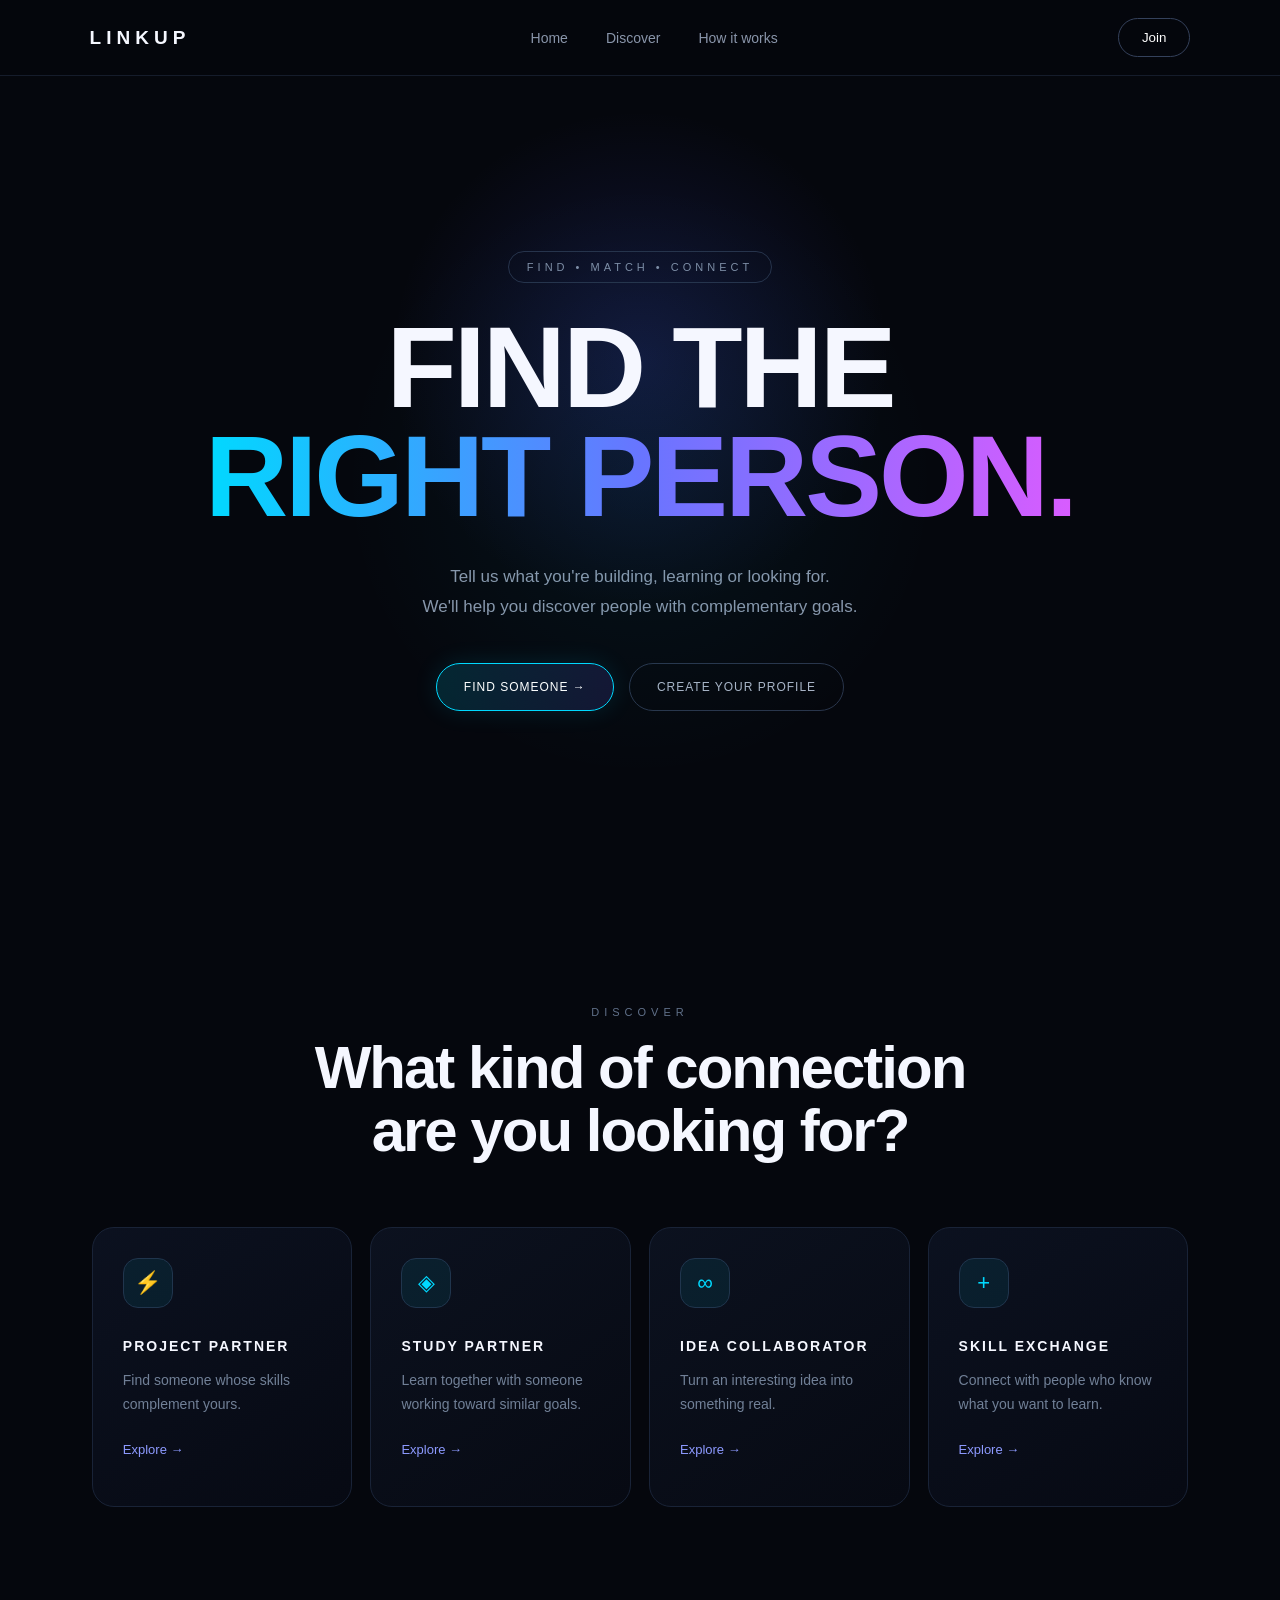
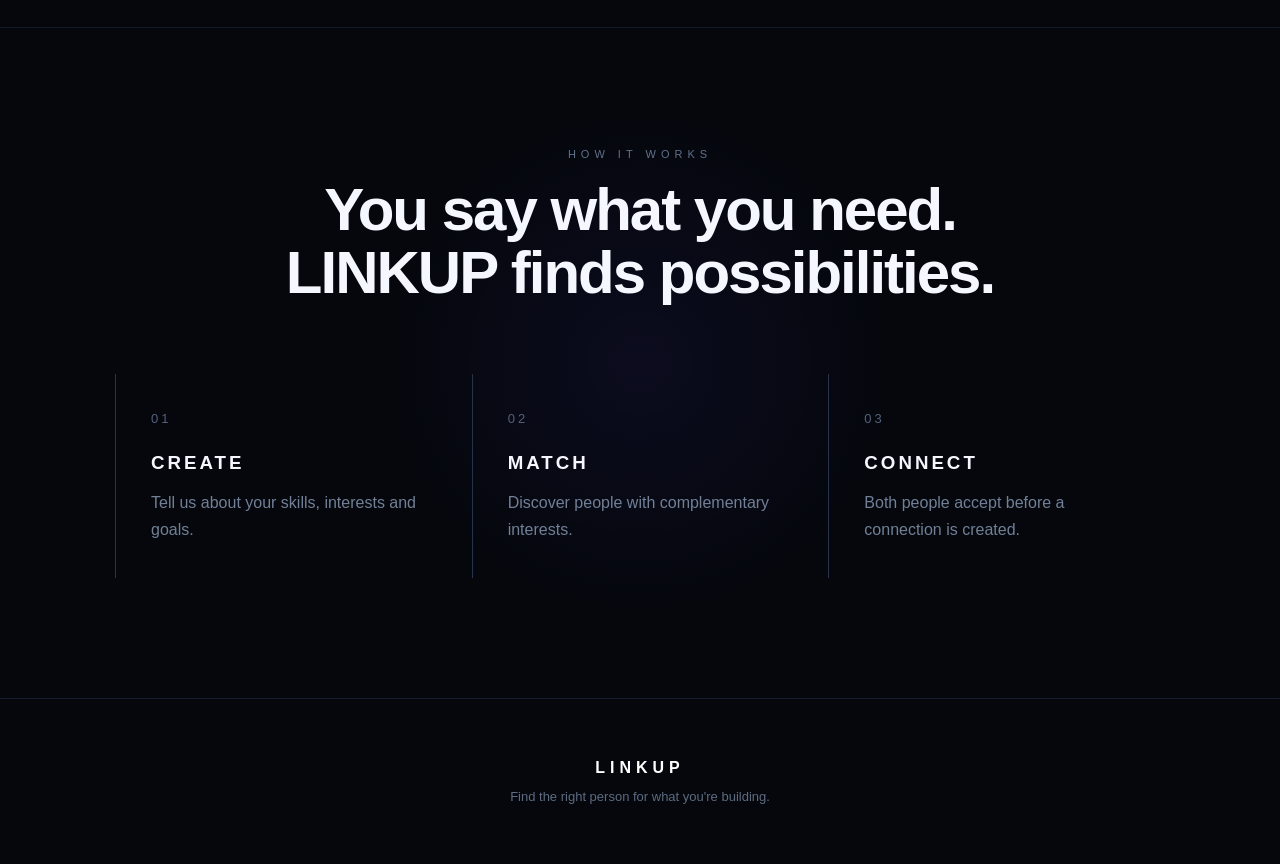
<file: index.html>
<!DOCTYPE html>
<html lang="en">
<head>
    <meta charset="UTF-8">
    <meta name="viewport" content="width=device-width, initial-scale=1.0">

    <title>LINKUP — Find the Right Person</title>

    <meta name="description"
          content="LINKUP helps people discover compatible partners for projects, learning and collaboration.">

    <link rel="stylesheet" href="style.css">
</head>

<body>

    <nav>
        <div class="logo">LINKUP</div>

        <div class="nav-links">
            <a href="#home">Home</a>
            <a href="#discover">Discover</a>
            <a href="#how">How it works</a>
        </div>

        <button class="nav-btn">Join</button>
    </nav>


    <main id="home">

        <section class="hero">

            <div class="badge">
                FIND • MATCH • CONNECT
            </div>

            <h1>
                FIND THE<br>
                <span>RIGHT PERSON.</span>
            </h1>

            <p>
                Tell us what you're building, learning or looking for.
                <br>
                We'll help you discover people with complementary goals.
            </p>

            <div class="hero-buttons">
                <button class="primary-btn" id="discoverBtn">
                    FIND SOMEONE →
                </button>

                <button class="secondary-btn">
                    CREATE YOUR PROFILE
                </button>
            </div>

        </section>


        <section id="discover" class="discover">

            <p class="section-label">DISCOVER</p>

            <h2>
                What kind of connection<br>
                are you looking for?
            </h2>

            <div class="connection-grid">

                <div class="connection-card">
                    <div class="card-icon">⚡</div>
                    <h3>PROJECT PARTNER</h3>
                    <p>
                        Find someone whose skills
                        complement yours.
                    </p>
                    <button>Explore →</button>
                </div>

                <div class="connection-card">
                    <div class="card-icon">◈</div>
                    <h3>STUDY PARTNER</h3>
                    <p>
                        Learn together with someone
                        working toward similar goals.
                    </p>
                    <button>Explore →</button>
                </div>

                <div class="connection-card">
                    <div class="card-icon">∞</div>
                    <h3>IDEA COLLABORATOR</h3>
                    <p>
                        Turn an interesting idea into
                        something real.
                    </p>
                    <button>Explore →</button>
                </div>

                <div class="connection-card">
                    <div class="card-icon">+</div>
                    <h3>SKILL EXCHANGE</h3>
                    <p>
                        Connect with people who know
                        what you want to learn.
                    </p>
                    <button>Explore →</button>
                </div>

            </div>

        </section>


        <section id="how" class="how">

            <p class="section-label">HOW IT WORKS</p>

            <h2>
                You say what you need.<br>
                LINKUP finds possibilities.
            </h2>

            <div class="steps">

                <div class="step">
                    <span>01</span>
                    <h3>CREATE</h3>
                    <p>
                        Tell us about your skills,
                        interests and goals.
                    </p>
                </div>

                <div class="step">
                    <span>02</span>
                    <h3>MATCH</h3>
                    <p>
                        Discover people with
                        complementary interests.
                    </p>
                </div>

                <div class="step">
                    <span>03</span>
                    <h3>CONNECT</h3>
                    <p>
                        Both people accept before
                        a connection is created.
                    </p>
                </div>

            </div>

        </section>

    </main>


    <footer>
        <strong>LINKUP</strong>
        <p>Find the right person for what you're building.</p>
    </footer>


    <script src="script.js"></script>

</body>
</html>
</file>
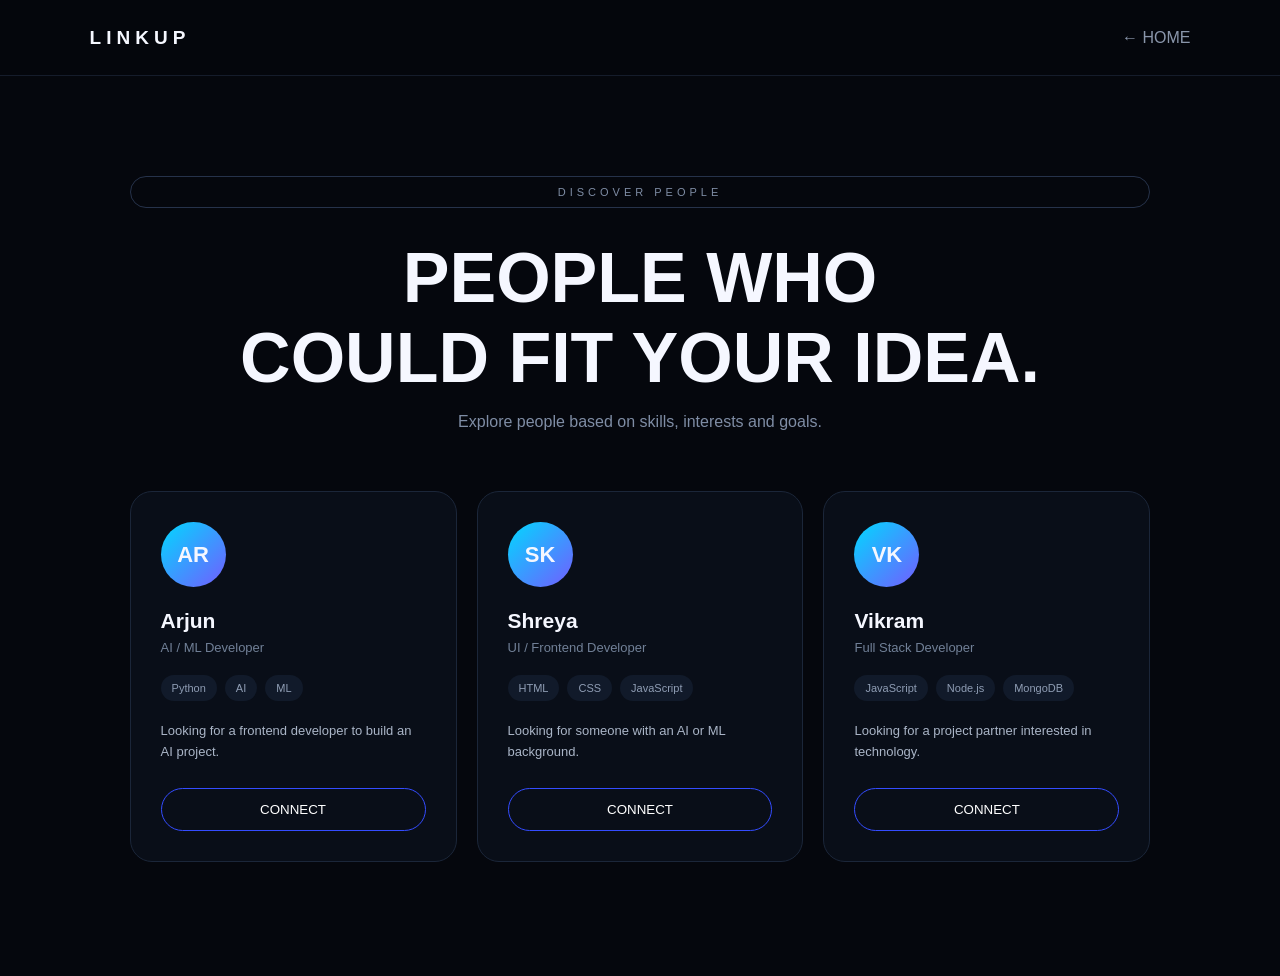
<file: dicover.html>
<!DOCTYPE html>
<html lang="en">
<head>
    <meta charset="UTF-8">
    <meta name="viewport" content="width=device-width, initial-scale=1.0">

    <title>Discover — LINKUP</title>

    <link rel="stylesheet" href="style.css">

    <style>
        .discover-page {
            min-height: 100vh;
            padding: 100px 7%;
            max-width: 1200px;
            margin: auto;
        }

        .discover-header {
            text-align: center;
            margin-bottom: 60px;
        }

        .discover-header h1 {
            font-size: clamp(40px, 6vw, 70px);
            margin-top: 15px;
        }

        .discover-header p {
            color: #7f8da5;
            margin-top: 15px;
        }

        .people-grid {
            display: grid;
            grid-template-columns: repeat(3, 1fr);
            gap: 20px;
        }

        .person-card {
            padding: 30px;
            border: 1px solid #1b2639;
            border-radius: 22px;
            background: #090e18;
            transition: 0.3s;
        }

        .person-card:hover {
            transform: translateY(-7px);
            border-color: #536cff;
        }

        .avatar {
            width: 65px;
            height: 65px;
            border-radius: 50%;
            display: flex;
            align-items: center;
            justify-content: center;
            background: linear-gradient(135deg, #00d9ff, #735cff);
            font-size: 22px;
            font-weight: bold;
        }

        .person-card h2 {
            margin-top: 22px;
            font-size: 21px;
        }

        .role {
            color: #718097;
            margin-top: 7px;
            font-size: 13px;
        }

        .skills {
            display: flex;
            flex-wrap: wrap;
            gap: 8px;
            margin-top: 20px;
        }

        .skill {
            padding: 7px 11px;
            border-radius: 20px;
            background: #111a2a;
            color: #8f9db4;
            font-size: 11px;
        }

        .looking {
            margin-top: 20px;
            color: #aab5c7;
            font-size: 13px;
            line-height: 1.6;
        }

        .connect-btn {
            width: 100%;
            margin-top: 25px;
            padding: 13px;
            border: 1px solid #344cff;
            border-radius: 25px;
            background: transparent;
            color: white;
        }

        .connect-btn:hover {
            background: #344cff;
        }

        @media (max-width: 800px) {
            .people-grid {
                grid-template-columns: 1fr;
            }
        }
    </style>
</head>

<body>

<nav>
    <div class="logo">LINKUP</div>

    <a href="index.html"
       style="color:#8995aa;text-decoration:none;">
        ← HOME
    </a>
</nav>


<main class="discover-page">

    <div class="discover-header">

        <div class="badge">
            DISCOVER PEOPLE
        </div>

        <h1>
            PEOPLE WHO<br>
            <span>COULD FIT YOUR IDEA.</span>
        </h1>

        <p>
            Explore people based on skills, interests and goals.
        </p>

    </div>


    <div class="people-grid">


        <div class="person-card">

            <div class="avatar">AR</div>

            <h2>Arjun</h2>

            <div class="role">
                AI / ML Developer
            </div>

            <div class="skills">
                <span class="skill">Python</span>
                <span class="skill">AI</span>
                <span class="skill">ML</span>
            </div>

            <p class="looking">
                Looking for a frontend developer
                to build an AI project.
            </p>

            <button class="connect-btn">
                CONNECT
            </button>

        </div>


        <div class="person-card">

            <div class="avatar">SK</div>

            <h2>Shreya</h2>

            <div class="role">
                UI / Frontend Developer
            </div>

            <div class="skills">
                <span class="skill">HTML</span>
                <span class="skill">CSS</span>
                <span class="skill">JavaScript</span>
            </div>

            <p class="looking">
                Looking for someone with an
                AI or ML background.
            </p>

            <button class="connect-btn">
                CONNECT
            </button>

        </div>


        <div class="person-card">

            <div class="avatar">VK</div>

            <h2>Vikram</h2>

            <div class="role">
                Full Stack Developer
            </div>

            <div class="skills">
                <span class="skill">JavaScript</span>
                <span class="skill">Node.js</span>
                <span class="skill">MongoDB</span>
            </div>

            <p class="looking">
                Looking for a project partner
                interested in technology.
            </p>

            <button class="connect-btn">
                CONNECT
            </button>

        </div>


    </div>

</main>


<script>
    const buttons =
        document.querySelectorAll(".connect-btn");

    buttons.forEach(button => {

        button.addEventListener("click", () => {

            button.textContent = "REQUEST SENT ✓";

            button.style.borderColor = "#00d9ff";

            button.disabled = true;

        });

    });
</script>

</body>
</html>
</file>
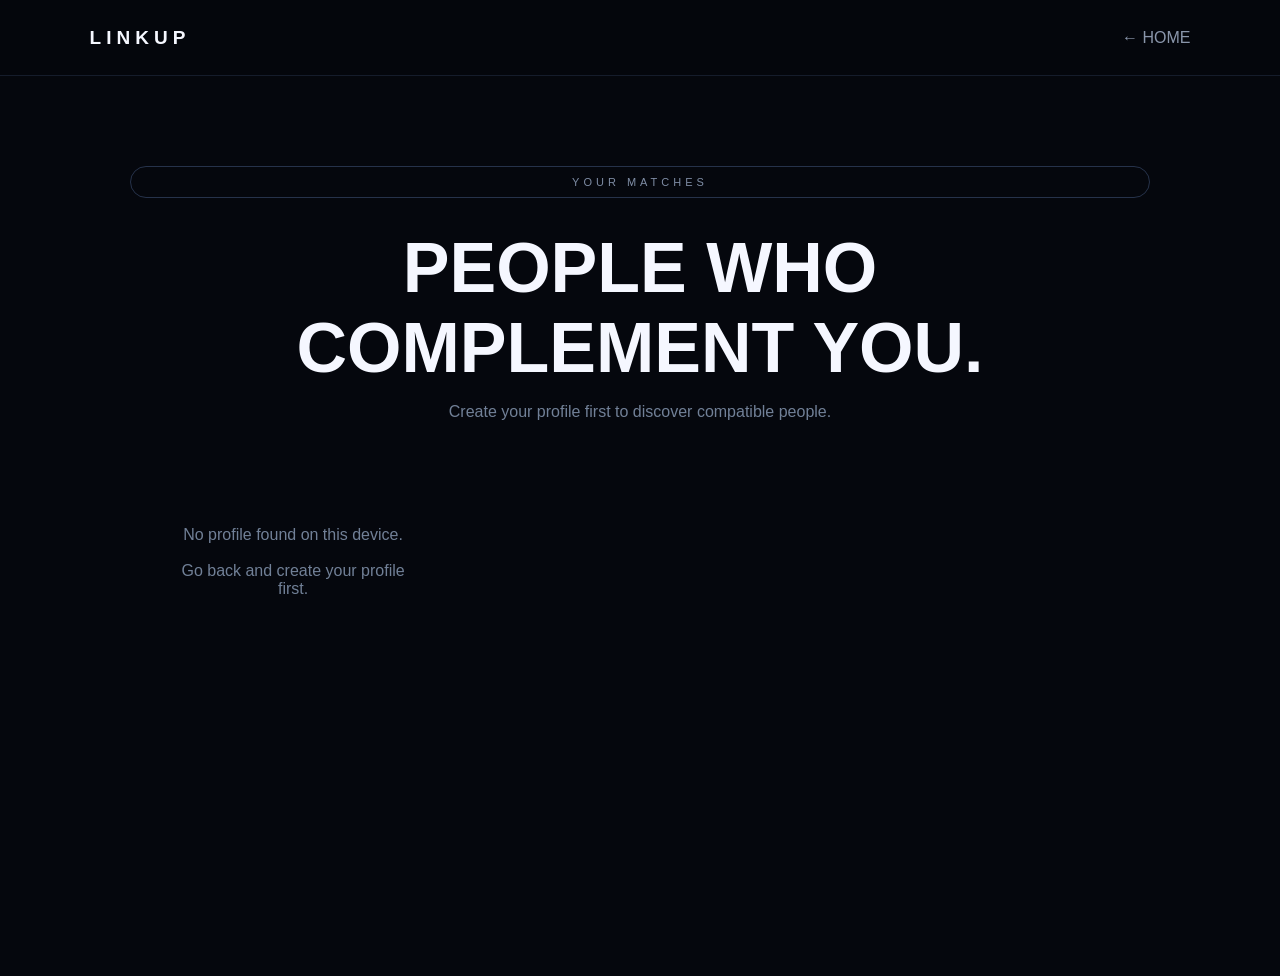
<file: matches.html>
<!DOCTYPE html>
<html lang="en">

<head>
    <meta charset="UTF-8">
    <meta name="viewport" content="width=device-width, initial-scale=1.0">

    <title>Your Matches — LINKUP</title>

    <link rel="stylesheet" href="style.css">

    <style>
        .matches-page {
            min-height: 100vh;
            padding: 90px 7%;
            max-width: 1200px;
            margin: auto;
        }

        .matches-header {
            text-align: center;
            margin-bottom: 55px;
        }

        .matches-header h1 {
            margin-top: 18px;
            font-size: clamp(40px, 6vw, 70px);
        }

        .matches-header p {
            margin-top: 15px;
            color: #718097;
        }

        .match-grid {
            display: grid;
            grid-template-columns: repeat(3, 1fr);
            gap: 20px;
        }

        .match-card {
            padding: 30px;
            border: 1px solid #1b2639;
            border-radius: 22px;
            background: #090e18;
            transition: .3s;
        }

        .match-card:hover {
            transform: translateY(-6px);
            border-color: #536cff;
        }

        .match-score {
            color: #00d9ff;
            font-size: 12px;
            letter-spacing: 2px;
        }

        .match-card h2 {
            margin-top: 18px;
        }

        .match-role {
            color: #718097;
            margin-top: 7px;
            font-size: 13px;
        }

        .match-card p {
            margin-top: 18px;
            color: #8b98ab;
            line-height: 1.6;
            font-size: 14px;
        }

        .connect {
            width: 100%;
            margin-top: 25px;
            padding: 13px;

            border: 1px solid #536cff;
            border-radius: 25px;

            background: transparent;
            color: white;
        }

        .connect:hover {
            background: #536cff;
        }

        .empty {
            text-align: center;
            color: #718097;
            padding: 50px;
        }

        @media (max-width: 800px) {
            .match-grid {
                grid-template-columns: 1fr;
            }
        }
    </style>
</head>


<body>

<nav>

    <div class="logo">LINKUP</div>

    <a href="index.html"
       style="color:#8995aa;text-decoration:none;">
        ← HOME
    </a>

</nav>


<main class="matches-page">

    <div class="matches-header">

        <div class="badge">
            YOUR MATCHES
        </div>

        <h1>
            PEOPLE WHO<br>
            <span>COMPLEMENT YOU.</span>
        </h1>

        <p id="intro">
            We're looking for compatible people.
        </p>

    </div>


    <div
        id="matchGrid"
        class="match-grid">
    </div>

</main>


<script>

const profileData =
    localStorage.getItem("linkupProfile");

const matchGrid =
    document.getElementById("matchGrid");

const intro =
    document.getElementById("intro");


const people = [

    {
        name: "Arjun",
        skill: "AI / ML",
        lookingFor: "Project Partner",
        about: "Interested in building practical AI projects.",
        compatibility: 92
    },

    {
        name: "Shreya",
        skill: "Frontend Development",
        lookingFor: "Project Partner",
        about: "Enjoys creating clean and interactive web experiences.",
        compatibility: 88
    },

    {
        name: "Vikram",
        skill: "Backend Development",
        lookingFor: "Idea Collaborator",
        about: "Interested in technology products and startups.",
        compatibility: 81
    }

];


if (!profileData) {

    intro.textContent =
        "Create your profile first to discover compatible people.";

    matchGrid.innerHTML = `
        <div class="empty">
            No profile found on this device.
            <br><br>
            Go back and create your profile first.
        </div>
    `;

} else {

    const profile =
        JSON.parse(profileData);

    intro.textContent =
        "Matches based on your skills and goals.";

    people.forEach(person => {

        const card =
            document.createElement("div");

        card.className = "match-card";

        card.innerHTML = `

            <div class="match-score">
                ${person.compatibility}% COMPATIBLE
            </div>

            <h2>${person.name}</h2>

            <div class="match-role">
                ${person.skill}
            </div>

            <p>
                ${person.about}
            </p>

            <button class="connect">
                SEND CONNECTION
            </button>

        `;

        const button =
            card.querySelector(".connect");

        button.addEventListener("click", () => {

            button.textContent =
                "REQUEST SENT ✓";

            button.disabled = true;

        });

        matchGrid.appendChild(card);

    });

}

</script>

</body>
</html>
</file>
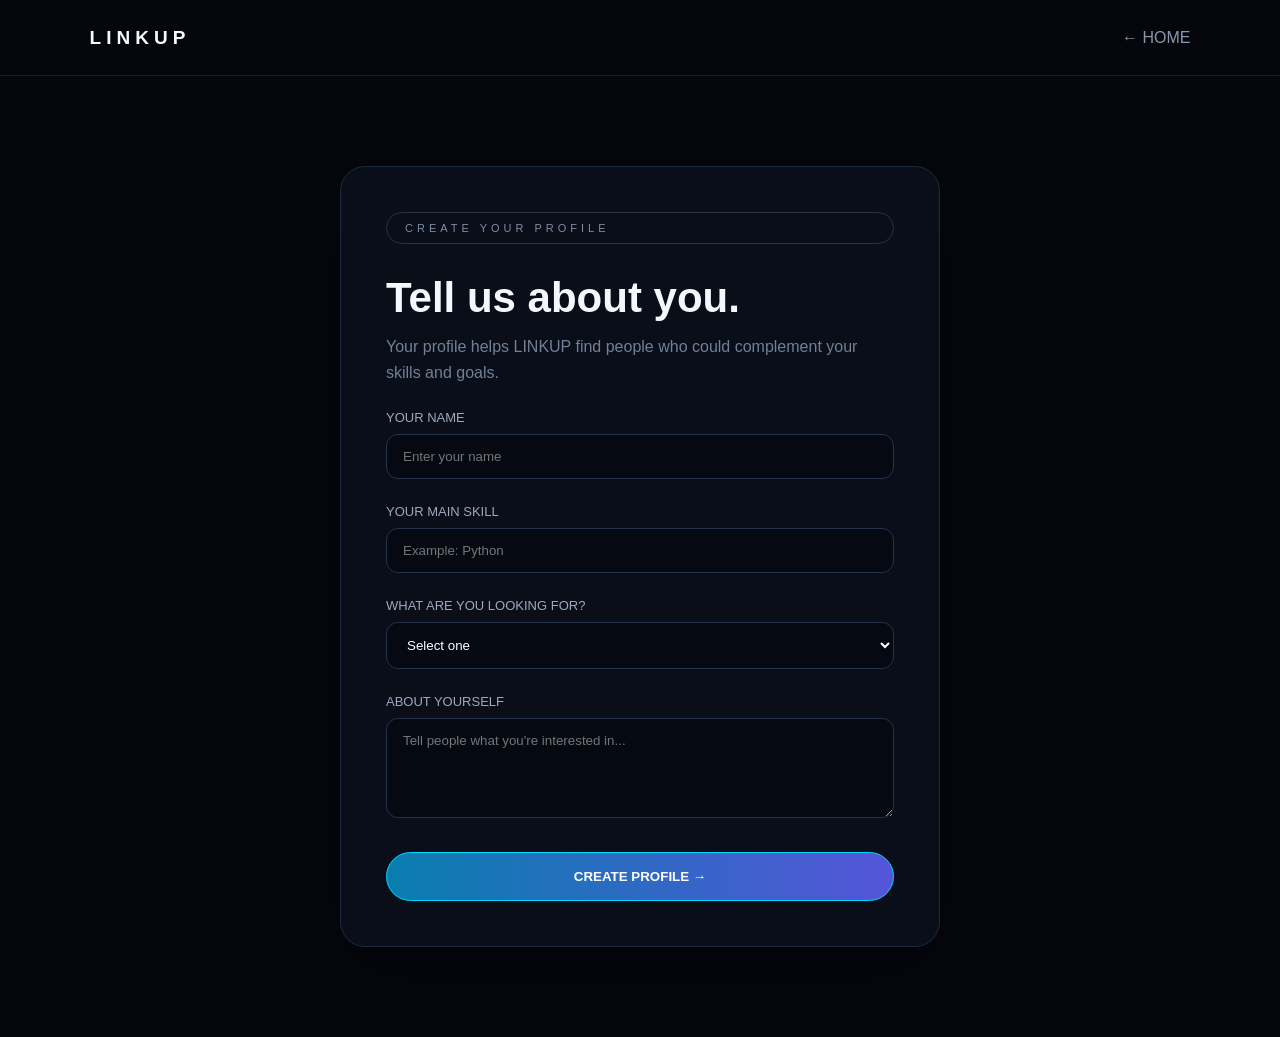
<file: profile.html>
<!DOCTYPE html>
<html lang="en">

<head>
    <meta charset="UTF-8">
    <meta name="viewport" content="width=device-width, initial-scale=1.0">

    <title>Create Profile — LINKUP</title>

    <link rel="stylesheet" href="style.css">

    <style>
        .profile-page {
            min-height: 100vh;
            padding: 90px 20px;
            display: flex;
            justify-content: center;
            align-items: center;
        }

        .profile-box {
            width: min(600px, 100%);
            padding: 45px;
            border: 1px solid #1c2940;
            border-radius: 25px;
            background: #090e18;
            box-shadow: 0 25px 80px rgba(0,0,0,.35);
        }

        .profile-box h1 {
            margin-top: 15px;
            font-size: 42px;
        }

        .profile-box > p {
            color: #718097;
            margin-top: 12px;
            line-height: 1.6;
        }

        .form-group {
            margin-top: 25px;
        }

        label {
            display: block;
            margin-bottom: 9px;
            color: #9ca9bd;
            font-size: 13px;
        }

        input,
        textarea,
        select {
            width: 100%;
            padding: 14px 16px;

            border: 1px solid #25334a;
            border-radius: 12px;

            background: #050912;
            color: white;

            outline: none;
            font-family: inherit;
        }

        textarea {
            min-height: 100px;
            resize: vertical;
        }

        input:focus,
        textarea:focus,
        select:focus {
            border-color: #6575ff;
        }

        .create-btn {
            width: 100%;
            margin-top: 30px;
            padding: 16px;

            border: 1px solid #00d9ff;
            border-radius: 30px;

            background: linear-gradient(
                90deg,
                #087eae,
                #5555d9
            );

            color: white;
            font-weight: bold;
        }

        .create-btn:hover {
            transform: translateY(-2px);
        }

        .success {
            display: none;
            margin-top: 20px;
            padding: 15px;
            border-radius: 12px;
            background: rgba(0,217,255,.08);
            border: 1px solid #1d6b7c;
            color: #8deaff;
        }
    </style>
</head>

<body>

<nav>
    <div class="logo">LINKUP</div>

    <a href="index.html"
       style="color:#8995aa;text-decoration:none;">
        ← HOME
    </a>
</nav>


<main class="profile-page">

    <div class="profile-box">

        <div class="badge">
            CREATE YOUR PROFILE
        </div>

        <h1>Tell us about you.</h1>

        <p>
            Your profile helps LINKUP find people
            who could complement your skills and goals.
        </p>


        <form id="profileForm">

            <div class="form-group">
                <label>YOUR NAME</label>

                <input
                    type="text"
                    id="name"
                    placeholder="Enter your name"
                    required>
            </div>


            <div class="form-group">
                <label>YOUR MAIN SKILL</label>

                <input
                    type="text"
                    id="skill"
                    placeholder="Example: Python"
                    required>
            </div>


            <div class="form-group">
                <label>WHAT ARE YOU LOOKING FOR?</label>

                <select id="lookingFor" required>

                    <option value="">
                        Select one
                    </option>

                    <option>
                        Project Partner
                    </option>

                    <option>
                        Study Partner
                    </option>

                    <option>
                        Idea Collaborator
                    </option>

                    <option>
                        Skill Exchange
                    </option>

                </select>

            </div>


            <div class="form-group">

                <label>ABOUT YOURSELF</label>

                <textarea
                    id="about"
                    placeholder="Tell people what you're interested in..."
                    required></textarea>

            </div>


            <button
                type="submit"
                class="create-btn">

                CREATE PROFILE →

            </button>

        </form>


        <div
            id="success"
            class="success">

            ✓ Profile saved on this device.

        </div>

    </div>

</main>


<script>

const form =
    document.getElementById("profileForm");

const success =
    document.getElementById("success");


form.addEventListener("submit", function(event) {

    event.preventDefault();


    const profile = {

        name:
            document.getElementById("name").value,

        skill:
            document.getElementById("skill").value,

        lookingFor:
            document.getElementById("lookingFor").value,

        about:
            document.getElementById("about").value

    };


    localStorage.setItem(
        "linkupProfile",
        JSON.stringify(profile)
    );


    success.style.display = "block";


    form.reset();

});

</script>

</body>
</html>
</file>
<file: style.css>
* {
    margin: 0;
    padding: 0;
    box-sizing: border-box;
}

html {
    scroll-behavior: smooth;
}

body {
    background: #05070d;
    color: #f5f7ff;
    font-family: Arial, Helvetica, sans-serif;
    overflow-x: hidden;
}

/* NAVBAR */

nav {
    height: 76px;
    padding: 0 7%;
    display: flex;
    align-items: center;
    justify-content: space-between;

    position: sticky;
    top: 0;
    z-index: 100;

    background: rgba(5, 7, 13, 0.82);
    backdrop-filter: blur(18px);

    border-bottom: 1px solid #151c2b;
}

.logo {
    font-size: 19px;
    font-weight: 800;
    letter-spacing: 5px;
}

.nav-links {
    display: flex;
    gap: 38px;
}

.nav-links a {
    color: #8995aa;
    text-decoration: none;
    font-size: 14px;
    transition: 0.3s;
}

.nav-links a:hover {
    color: #ffffff;
}

button {
    font-family: inherit;
    cursor: pointer;
}

.nav-btn {
    padding: 11px 23px;

    border: 1px solid #34415b;
    border-radius: 30px;

    background: transparent;
    color: white;

    transition: 0.3s;
}

.nav-btn:hover {
    border-color: #6c7cff;
    box-shadow: 0 0 20px rgba(108, 124, 255, 0.2);
}


/* HERO */

.hero {
    min-height: 90vh;

    display: flex;
    flex-direction: column;
    align-items: center;
    justify-content: center;

    text-align: center;

    padding: 100px 20px;

    position: relative;

    background:
        radial-gradient(
            circle at 50% 35%,
            rgba(78, 87, 255, 0.18),
            transparent 30%
        );
}

.hero::before {
    content: "";

    position: absolute;
    width: 600px;
    height: 600px;

    border-radius: 50%;

    background:
        radial-gradient(
            circle,
            rgba(0, 210, 255, 0.06),
            transparent 70%
        );

    animation: pulse 5s infinite ease-in-out;

    pointer-events: none;
}

.badge {
    padding: 9px 18px;

    border: 1px solid #26324a;
    border-radius: 30px;

    color: #7f8da5;

    font-size: 11px;
    letter-spacing: 4px;

    margin-bottom: 30px;
}

.hero h1 {
    position: relative;

    font-size: clamp(55px, 9vw, 120px);

    line-height: 0.95;

    letter-spacing: -3px;

    font-weight: 800;
}

.hero h1 span {
    background:
        linear-gradient(
            90deg,
            #00d9ff,
            #6875ff,
            #d95cff
        );

    -webkit-background-clip: text;
    -webkit-text-fill-color: transparent;
}

.hero p {
    margin-top: 30px;

    color: #8996aa;

    font-size: 17px;
    line-height: 1.8;
}

.hero-buttons {
    display: flex;
    gap: 15px;

    margin-top: 40px;
}

.primary-btn,
.secondary-btn {
    padding: 16px 27px;

    border-radius: 30px;

    font-size: 12px;
    letter-spacing: 1px;

    transition: 0.3s;
}

.primary-btn {
    border: 1px solid #00d9ff;

    background:
        linear-gradient(
            90deg,
            rgba(0, 217, 255, 0.15),
            rgba(105, 91, 255, 0.15)
        );

    color: white;

    box-shadow:
        0 0 25px rgba(0, 217, 255, 0.12);
}

.primary-btn:hover {
    transform: translateY(-4px);

    box-shadow:
        0 0 35px rgba(0, 217, 255, 0.3);
}

.secondary-btn {
    border: 1px solid #29354b;

    background: transparent;

    color: #aab5c7;
}

.secondary-btn:hover {
    border-color: #6875ff;
    color: white;
}


/* DISCOVER */

.discover {
    max-width: 1250px;

    margin: auto;

    padding: 120px 6%;
}

.section-label {
    color: #61718a !important;

    font-size: 11px !important;

    letter-spacing: 5px;

    text-align: center;
}

.discover h2,
.how h2 {
    margin-top: 18px;

    text-align: center;

    font-size: clamp(35px, 5vw, 60px);

    line-height: 1.05;

    letter-spacing: -2px;
}

.connection-grid {
    display: grid;

    grid-template-columns:
        repeat(4, 1fr);

    gap: 18px;

    margin-top: 65px;
}

.connection-card {
    min-height: 280px;

    padding: 30px;

    border: 1px solid #192337;

    border-radius: 22px;

    background:
        linear-gradient(
            145deg,
            rgba(12, 18, 32, 0.95),
            rgba(7, 10, 19, 0.95)
        );

    transition: 0.35s;
}

.connection-card:hover {
    transform: translateY(-8px);

    border-color: #344a72;

    box-shadow:
        0 20px 50px rgba(0, 0, 0, 0.3);
}

.card-icon {
    width: 50px;
    height: 50px;

    display: flex;
    align-items: center;
    justify-content: center;

    border-radius: 15px;

    background: rgba(0, 217, 255, 0.07);

    border: 1px solid #20354d;

    color: #00d9ff;

    font-size: 22px;

    margin-bottom: 30px;
}

.connection-card h3 {
    font-size: 14px;

    letter-spacing: 2px;
}

.connection-card p {
    margin-top: 15px;

    color: #718097;

    font-size: 14px;

    line-height: 1.7;
}

.connection-card button {
    margin-top: 25px;

    background: none;

    border: none;

    color: #8d9aff;

    font-size: 13px;
}


/* HOW IT WORKS */

.how {
    padding: 120px 7%;

    border-top: 1px solid #121a29;

    background:
        radial-gradient(
            circle at center,
            rgba(92, 76, 255, 0.07),
            transparent 35%
        );
}

.steps {
    max-width: 1050px;

    margin: 70px auto 0;

    display: grid;

    grid-template-columns:
        repeat(3, 1fr);

    gap: 20px;
}

.step {
    padding: 35px;

    border-left: 1px solid #27334a;
}

.step span {
    color: #53627b;

    font-size: 13px;

    letter-spacing: 3px;
}

.step h3 {
    margin-top: 25px;

    letter-spacing: 3px;
}

.step p {
    margin-top: 15px;

    color: #718097;

    line-height: 1.7;
}


/* FOOTER */

footer {
    padding: 60px 20px;

    text-align: center;

    border-top: 1px solid #151c2b;

    color: #5d6b81;
}

footer strong {
    color: white;

    letter-spacing: 5px;
}

footer p {
    margin-top: 12px;

    font-size: 13px;
}


/* ANIMATION */

@keyframes pulse {
    0%,
    100% {
        transform: scale(1);
        opacity: 0.6;
    }

    50% {
        transform: scale(1.15);
        opacity: 1;
    }
}


/* MOBILE */

@media (max-width: 850px) {

    .nav-links {
        display: none;
    }

    .connection-grid {
        grid-template-columns:
            repeat(2, 1fr);
    }

    .steps {
        grid-template-columns: 1fr;
    }
}

@media (max-width: 550px) {

    nav {
        padding: 0 20px;
    }

    .hero {
        min-height: 80vh;
    }

    .hero h1 {
        font-size: 55px;
    }

    .hero-buttons {
        flex-direction: column;
        width: 100%;
        max-width: 300px;
    }

    .connection-grid {
        grid-template-columns: 1fr;
    }

    .discover,
    .how {
        padding: 90px 20px;
    }
}
</file>
